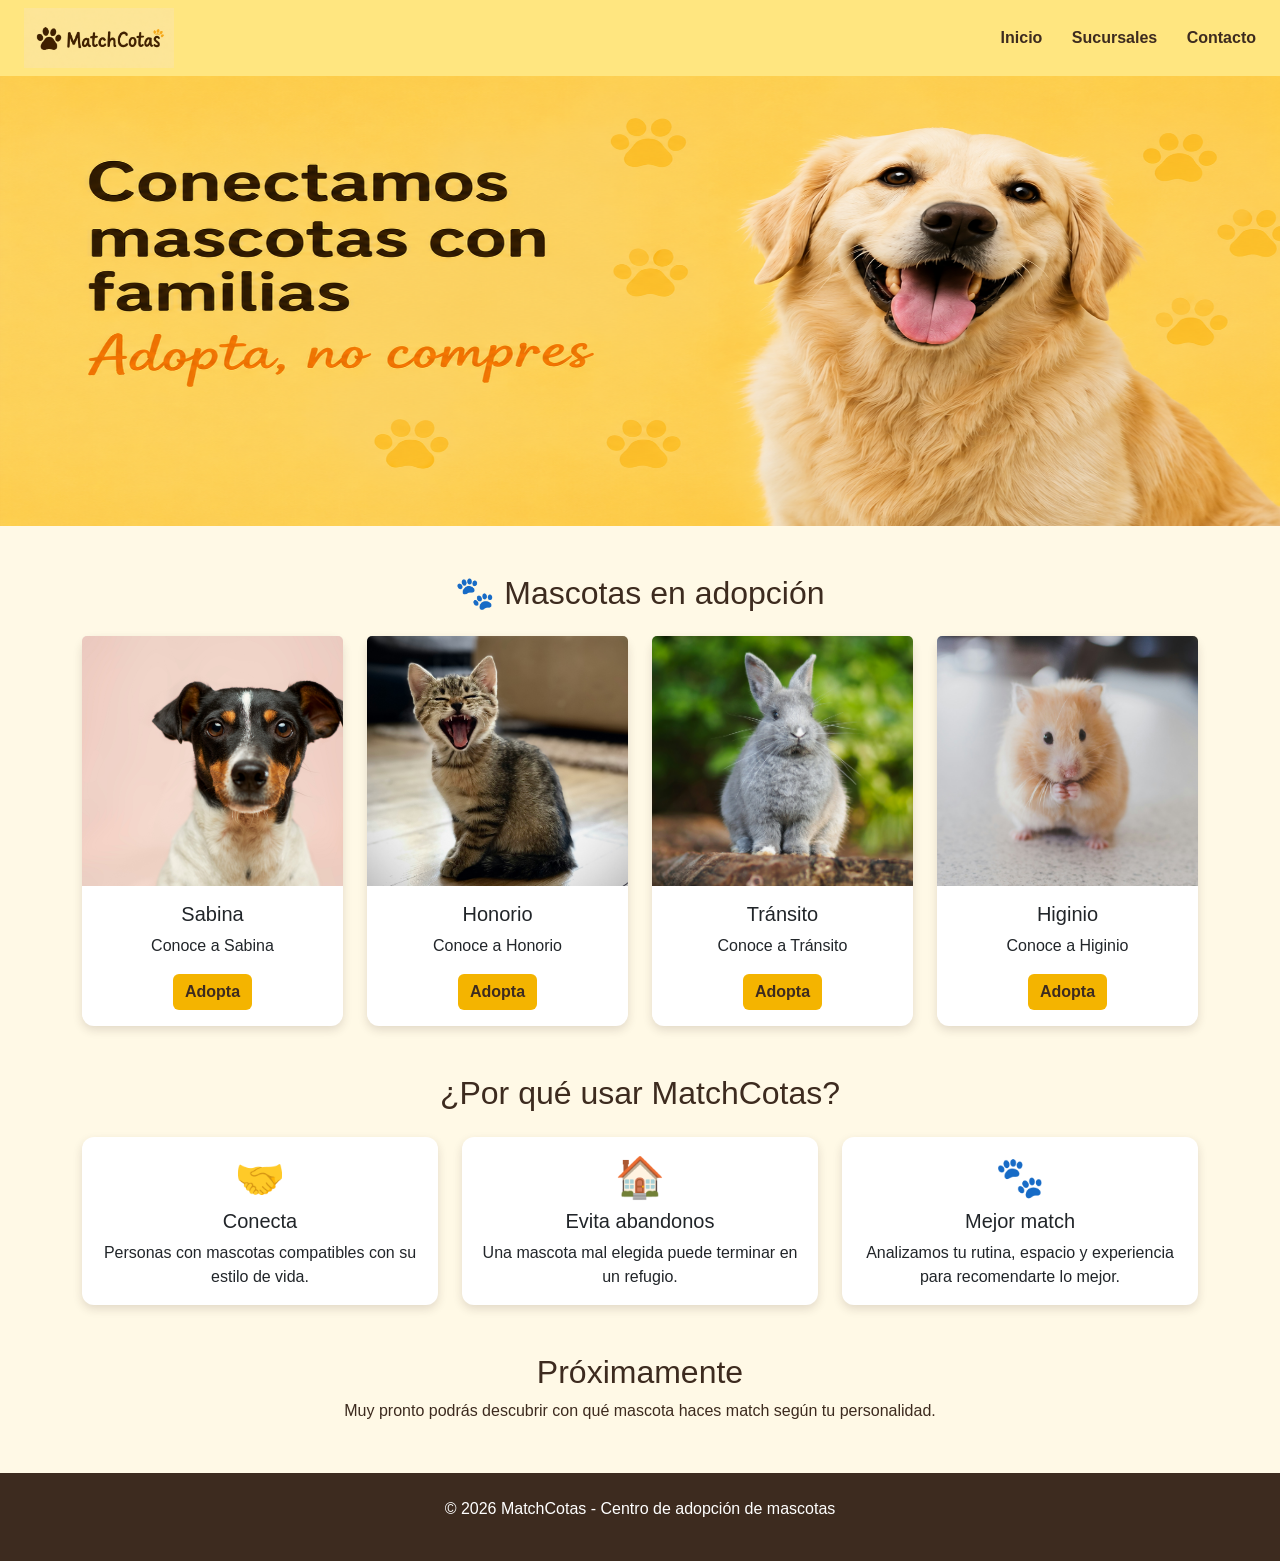
<file: frontend/index.html>
<!doctype html>
<html lang="es">

<head>
    <meta charset="utf-8">
    <meta name="viewport" content="width=device-width, initial-scale=1">
    <title>MatchCotas</title>

    <link href="https://cdn.jsdelivr.net/npm/bootstrap@5.3.8/dist/css/bootstrap.min.css" rel="stylesheet">
    <link rel="stylesheet" href="css/style.css">
</head>

<body>

    <header class="main-header d-flex justify-content-between align-items-center px-4 py-2">
        <a href="index.html">
    <img src="img/logo.png" alt="Logo MatchCotas" class="logo">
    </a>

        <nav>
            <a href="index.html">Inicio</a>
            <a href="sucursales.html">Sucursales</a>
            <a href="contacto.html">Contacto</a>
        </nav>
    </header>

    <main>

        <section class="banner">
            <img src="img/banner.png" class="img-fluid" alt="Banner MatchCotas">
        </section>

        <section class="container text-center mt-5">
            <h2 class="mb-4">🐾 Mascotas en adopción</h2>

            <div class="row g-4">

               <div class="col-12 col-sm-6 col-md-4 col-lg-3">
                    <div class="card h-100">
                        <img src="img/img-1.jpg" class="card-img-top" alt="Sabina">
                        <div class="card-body">
                            <h5 class="card-title">Sabina</h5>
                            <p class="card-text">Conoce a Sabina</p>
                            <a href="contacto.html" class="btn btn-warning">Adopta</a>
                        </div>
                    </div>
                </div>

                <div class="col-12 col-sm-6 col-md-4 col-lg-3">
                    <div class="card h-100">
                        <img src="img/img-2.jpg" class="card-img-top" alt="Honorio">
                        <div class="card-body">
                            <h5 class="card-title">Honorio</h5>
                            <p class="card-text">Conoce a Honorio</p>
                            <a href="contacto.html" class="btn btn-warning">Adopta</a>
                        </div>
                    </div>
                </div>

                <div class="col-12 col-sm-6 col-md-4 col-lg-3">
                    <div class="card h-100">
                        <img src="img/img-3.jpg" class="card-img-top" alt="Tránsito">
                        <div class="card-body">
                            <h5 class="card-title">Tránsito</h5>
                            <p class="card-text">Conoce a Tránsito</p>
                            <a href="contacto.html" class="btn btn-warning">Adopta</a>
                        </div>
                    </div>
                </div>

                <div class="col-12 col-sm-6 col-md-4 col-lg-3">
                    <div class="card h-100">
                        <img src="img/img-4.jpg" class="card-img-top" alt="Higinio">
                        <div class="card-body">
                            <h5 class="card-title">Higinio</h5>
                            <p class="card-text">Conoce a Higinio</p>
                            <a href="contacto.html" class="btn btn-warning">Adopta</a>
                        </div>
                    </div>
                </div>

            </div>
        </section>
        <section class="container text-center my-5">
    <h2 class="mb-4">¿Por qué usar MatchCotas?</h2>

    <div class="row g-4">

        <div class="col-md-4">
            <div class="card h-100">
                <div class="card-body">
                    <h1>🤝</h1>
                    <h5 class="card-title">Conecta</h5>
                    <p class="card-text">
                        Personas con mascotas compatibles con su estilo de vida.
                    </p>
                </div>
            </div>
        </div>

        <div class="col-md-4">
            <div class="card h-100">
                <div class="card-body">
                    <h1>🏠</h1>
                    <h5 class="card-title">Evita abandonos</h5>
                    <p class="card-text">
                        Una mascota mal elegida puede terminar en un refugio.
                    </p>
                </div>
            </div>
        </div>

        <div class="col-md-4">
            <div class="card h-100">
                <div class="card-body">
                    <h1>🐾</h1>
                    <h5 class="card-title">Mejor match</h5>
                    <p class="card-text">
                        Analizamos tu rutina, espacio y experiencia para recomendarte lo mejor.
                    </p>
                </div>
            </div>
        </div>

    </div>
</section>

        <section class="container text-center mt-5">
            <h2>Próximamente</h2>
            <p>Muy pronto podrás descubrir con qué mascota haces match según tu personalidad.</p>
        </section>

    </main>

    <footer class="text-center py-4">
        <p>© 2026 MatchCotas - Centro de adopción de mascotas</p>
    </footer>

</body>

</html>


<!--
<!doctype html>
<html lang="en">

<head>
    <meta charset="utf-8">
    <meta name="viewport" content="width=device-width, initial-scale=1">
    <title>Adopta!</title>
    <link href="https://cdn.jsdelivr.net/npm/bootstrap@5.3.8/dist/css/bootstrap.min.css" rel="stylesheet"
        integrity="sha384-sRIl4kxILFvY47J16cr9ZwB07vP4J8+LH7qKQnuqkuIAvNWLzeN8tE5YBujZqJLB" crossorigin="anonymous">
</head>

<body>
    <header>
        <h1>Refugio animal</h1>

        <nav class="navbar bg-body-tertiary">
            <div class="container-fluid">
                <span class="navbar-text">
                    <a href="index.html">Inicio</a>
                    <a href="sucursales.html">Sucursales</a>
                    <a href="contacto.html">Contacto</a>                </span>
            </div>
        </nav>


    </header>
    <main>
        <div class="container text-center">
            <div class="row">
                <div class="col-md-4">
                    <div class="card" style="width: 18rem;">
                        <img src="img/img-1.jpg" class="card-img-top" alt="imagen" width="200" height="250">
                        <div class="card-body">
                            <h5 class="card-title">Sabina</h5>
                            <p class="card-text">Conoce a Sabina</p>
                            <a href="#" class="card-link">Adopta</a>
                        </div>
                    </div>
                </div>
                <div class="col-md-4">
                    <div class="card" style="width: 18rem;">
                        <img src="img/img-2.jpg" class="card-img-top" alt="imagen" width="200" height="250">
                        <div class="card-body">
                            <h5 class="card-title">Honorio</h5>
                            <p class="card-text">Conoce a Honorio</p>
                            <a href="#" class="card-link">Adopta</a>
                        </div>
                    </div>
                </div>
                <div class="col-md-4">
                    <div class="card" style="width: 18rem;">
                        <img src="img/img-3.jpg" class="card-img-top" alt="imagen" width="200" height="250">
                        <div class="card-body">
                            <h5 class="card-title">Tránsito</h5>
                            <p class="card-text">Conoce a Transito</p>
                            <a href="#" class="card-link">Adopta</a>
                        </div>
                    </div>
                </div>
            </div>
        </div>



    </main>

    <script src="https://cdn.jsdelivr.net/npm/bootstrap@5.3.8/dist/js/bootstrap.bundle.min.js"
        integrity="sha384-FKyoEForCGlyvwx9Hj09JcYn3nv7wiPVlz7YYwJrWVcXK/BmnVDxM+D2scQbITxI"
        crossorigin="anonymous"></script>
</body>

</html>-->
</file>
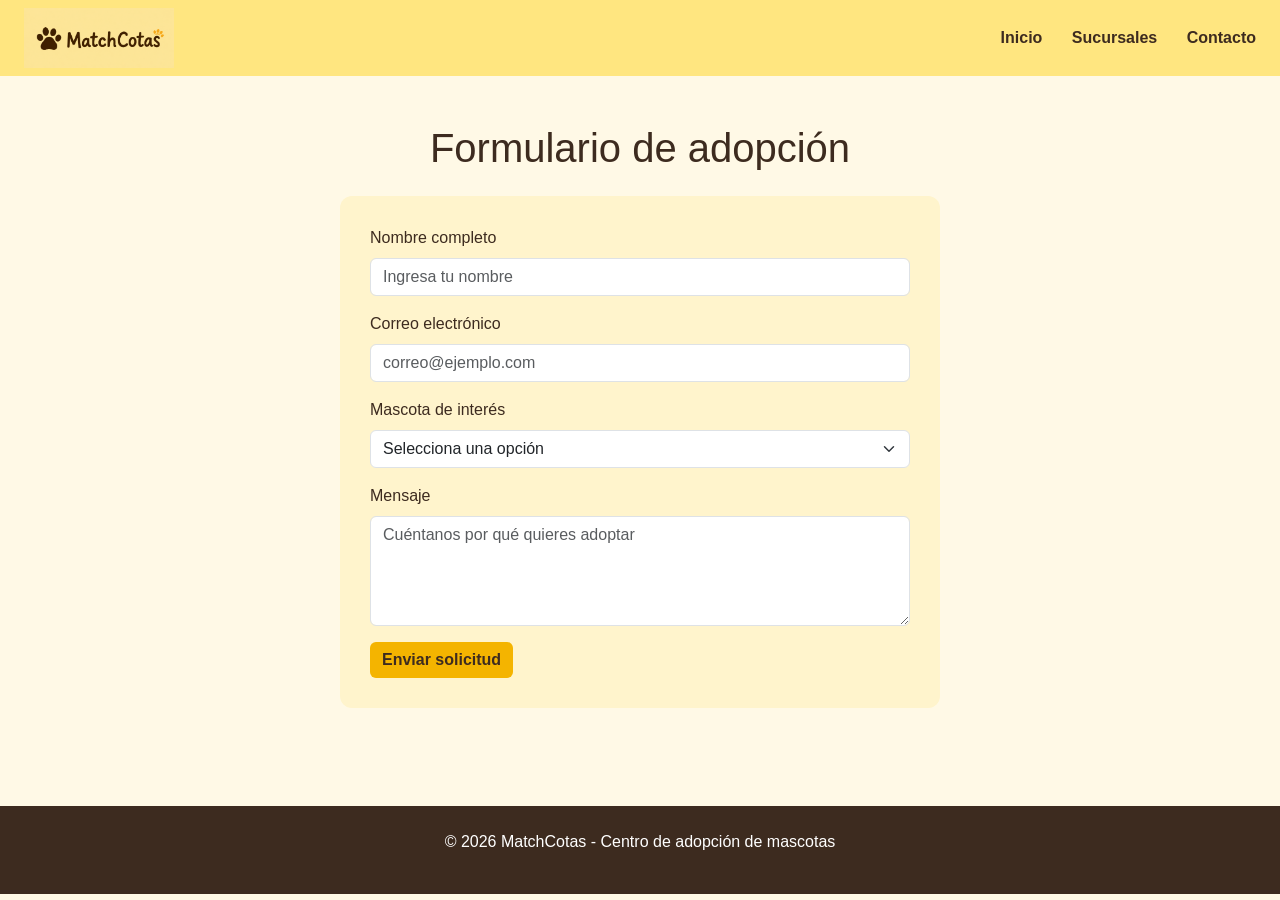
<file: frontend/contacto.html>
<!doctype html>
<html lang="es">

<head>
    <meta charset="utf-8">
    <meta name="viewport" content="width=device-width, initial-scale=1">
    <title>Contacto - MatchCotas</title>

    <link href="https://cdn.jsdelivr.net/npm/bootstrap@5.3.8/dist/css/bootstrap.min.css" rel="stylesheet">
    <link rel="stylesheet" href="css/style.css">
</head>

<body>

    <header class="main-header d-flex justify-content-between align-items-center px-4 py-2">
        <a href="index.html">
    <img src="img/logo.png" alt="Logo MatchCotas" class="logo">
        </a>

        <nav>
            <a href="index.html">Inicio</a>
            <a href="sucursales.html">Sucursales</a>
            <a href="contacto.html">Contacto</a>
        </nav>
    </header>

    <main class="container py-5">

        <h1 class="text-center mb-4">Formulario de adopción</h1>

        <form class="formulario mx-auto">

            <div class="mb-3">
                <label for="nombre" class="form-label">Nombre completo</label>
                <input type="text" class="form-control" id="nombre" placeholder="Ingresa tu nombre">
            </div>

            <div class="mb-3">
                <label for="correo" class="form-label">Correo electrónico</label>
                <input type="email" class="form-control" id="correo" placeholder="correo@ejemplo.com">
            </div>

            <div class="mb-3">
                <label for="mascota" class="form-label">Mascota de interés</label>
                <select class="form-select" id="mascota">
                    <option selected>Selecciona una opción</option>
                    <option>Sabina</option>
                    <option>Honorio</option>
                    <option>Tránsito</option>
                    <option>Higinio</option>
                </select>
            </div>

            <div class="mb-3">
                <label for="mensaje" class="form-label">Mensaje</label>
                <textarea class="form-control" id="mensaje" rows="4" placeholder="Cuéntanos por qué quieres adoptar"></textarea>
            </div>

            <button type="submit" class="btn btn-warning">Enviar solicitud</button>

        </form>

    </main>

    <footer class="text-center py-4">
        <p>© 2026 MatchCotas - Centro de adopción de mascotas</p>
    </footer>

</body>

</html>
</file>
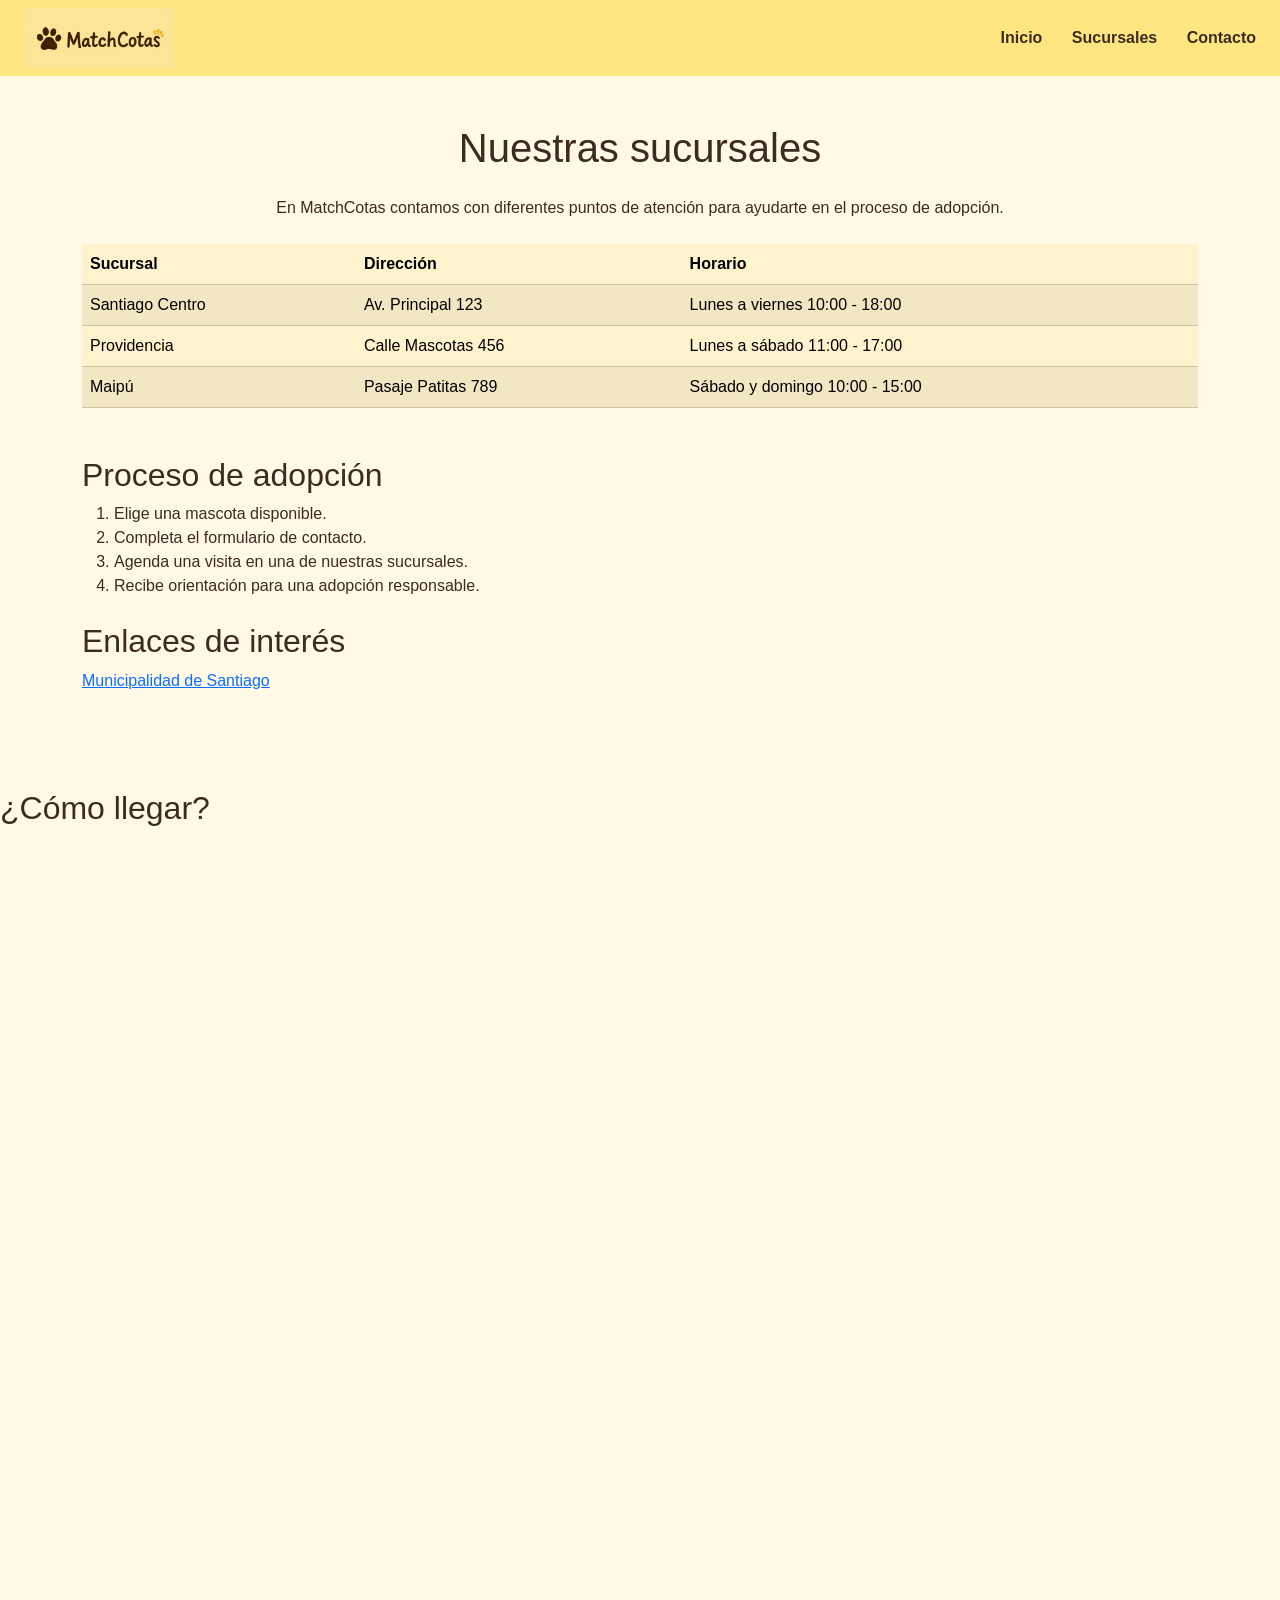
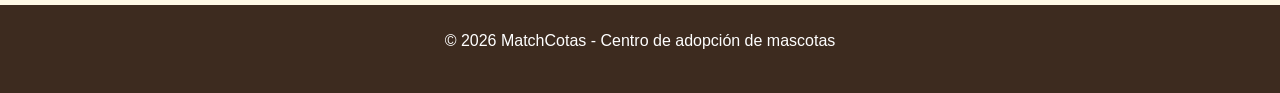
<file: frontend/sucursales.html>
<!doctype html>
<html lang="es">

<head>
    <meta charset="utf-8">
    <meta name="viewport" content="width=device-width, initial-scale=1">
    <title>Sucursales - MatchCotas</title>

    <link href="https://cdn.jsdelivr.net/npm/bootstrap@5.3.8/dist/css/bootstrap.min.css" rel="stylesheet">
    <link rel="stylesheet" href="css/style.css">
</head>

<body>

    <header class="main-header d-flex justify-content-between align-items-center px-4 py-2">
        <a href="index.html">
    <img src="img/logo.png" alt="Logo MatchCotas" class="logo">
        </a>
        <nav>
            <a href="index.html">Inicio</a>
            <a href="sucursales.html">Sucursales</a>
            <a href="contacto.html">Contacto</a>
        </nav>
    </header>

    <main class="container py-5">

        <h1 class="text-center mb-4">Nuestras sucursales</h1>

        <p class="text-center">
            En MatchCotas contamos con diferentes puntos de atención para ayudarte en el proceso de adopción.
        </p>

        <table class="table table-warning table-striped mt-4">
            <thead>
                <tr>
                    <th>Sucursal</th>
                    <th>Dirección</th>
                    <th>Horario</th>
                </tr>
            </thead>
            <tbody>
                <tr>
                    <td>Santiago Centro</td>
                    <td>Av. Principal 123</td>
                    <td>Lunes a viernes 10:00 - 18:00</td>
                </tr>
                <tr>
                    <td>Providencia</td>
                    <td>Calle Mascotas 456</td>
                    <td>Lunes a sábado 11:00 - 17:00</td>
                </tr>
                <tr>
                    <td>Maipú</td>
                    <td>Pasaje Patitas 789</td>
                    <td>Sábado y domingo 10:00 - 15:00</td>
                </tr>
            </tbody>
        </table>

        <section class="mt-5">
            <h2>Proceso de adopción</h2>

            <ol>
                <li>Elige una mascota disponible.</li>
                <li>Completa el formulario de contacto.</li>
                <li>Agenda una visita en una de nuestras sucursales.</li>
                <li>Recibe orientación para una adopción responsable.</li>
            </ol>
        </section>

        <section class="mt-4">
            <h2>Enlaces de interés</h2>
            <a href="https://www.munistgo.cl" target="_blank">Municipalidad de Santiago</a>
        </section>

    </main>

    <section class="mt-5">
    <h2>¿Cómo llegar?</h2>
    <div class="ratio ratio-16x9">
        <iframe
            src="https://www.google.com/maps/embed?pb=!1m18!1m12!1m3!1d3329.217133030773!2d-70.66478976269798!3d-33.44364909726963!2m3!1f0!2f0!3f0!3m2!1i1024!2i768!4f13.1!3m3!1m2!1s0x9662c5a93f630c19%3A0xc1680441da8a20aa!2sINACAP%20Santiago%20Centro!5e0!3m2!1ses!2scl!4v1779841017842!5m2!1ses!2scl"
            style="border:0;" allowfullscreen="" loading="lazy"
            referrerpolicy="no-referrer-when-downgrade"></iframe>
    </div>
</section>

    <footer class="text-center py-4">
        <p>© 2026 MatchCotas - Centro de adopción de mascotas</p>
    </footer>

</body>

</html>
</file>
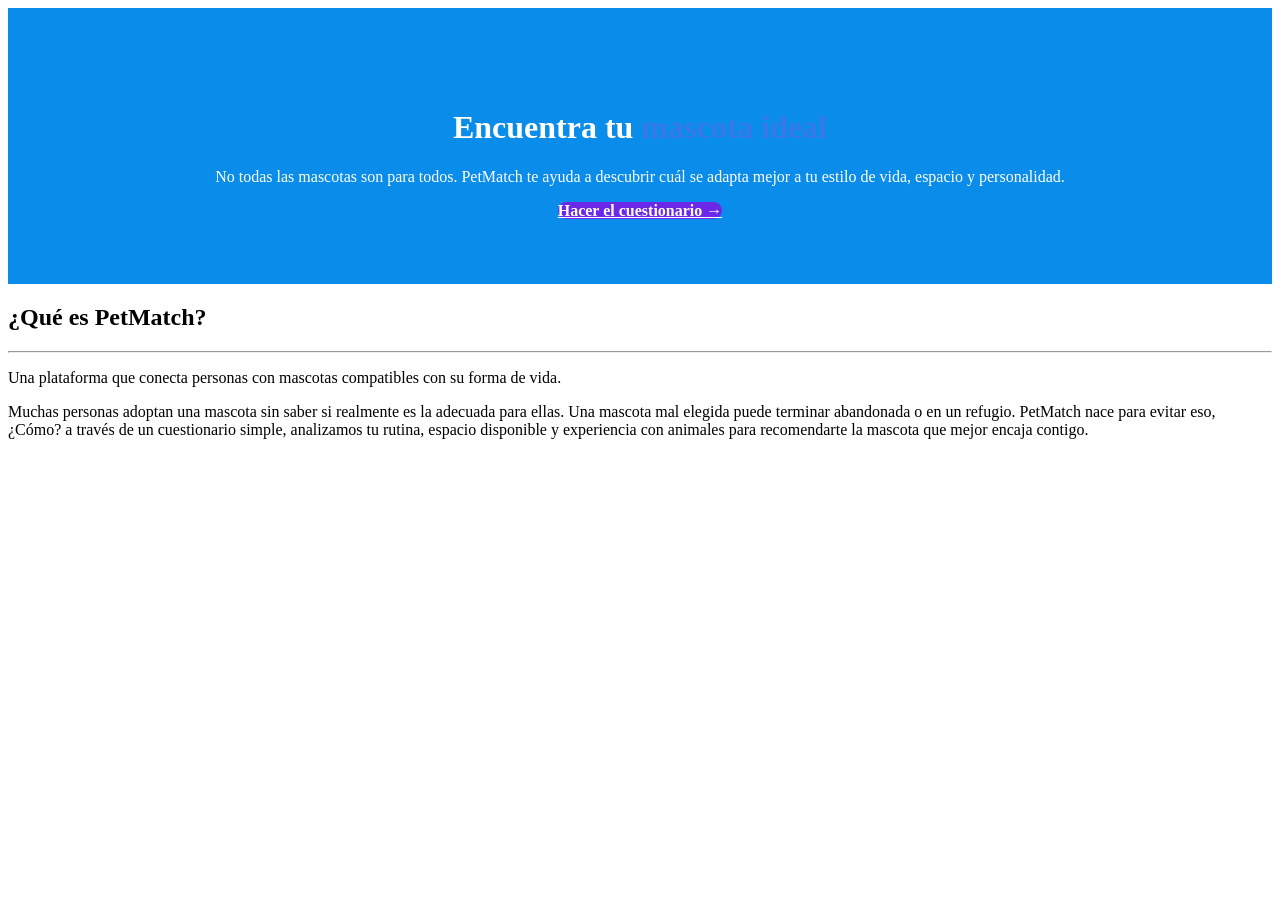
<file: prueba_frontend/index_anterior.html>
<!DOCTYPE html>
<html lang="en">

<head>
    <meta charset="UTF-8">
    <meta name="viewport" content="width=device-width, initial-scale=1.0">
    <link rel="stylesheet" href="css/style.css" />
    <title>Refugio Tikitiki</title>
</head>

<body>
    <header class="hero">
        <h1>Encuentra tu <span>mascota ideal</span></h1>
        <p>No todas las mascotas son para todos.
            PetMatch te ayuda a descubrir cuál se adapta mejor a tu estilo de vida,
            espacio y personalidad.</p>
        <a href="contacto.html" class="btn btn-petmatch btn-lg">Hacer el cuestionario →</a>
    </header>

    <main>

        <section class="container py-5">
            <h2>¿Qué es PetMatch?</h2>
            <hr>
            <p class="text-muted">Una plataforma que conecta personas
                con mascotas compatibles con su forma de vida.</p>
            <p>Muchas personas adoptan una mascota sin saber si realmente es la adecuada para ellas.
                Una mascota mal elegida puede terminar abandonada o en un refugio. PetMatch nace para evitar eso, ¿Cómo?
                a través de un cuestionario simple, analizamos tu rutina, espacio disponible y experiencia con animales para
                recomendarte la mascota que mejor encaja contigo.</p>
        </section>

    </main>
</file>
<file: frontend/css/style.css>
body {
    background-color: #FFF9E6;
    color: #3D2B1F;
    font-family: Arial, Helvetica, sans-serif;
    

}
 


img {
    max-width: 100%;
    height: auto;
}

.main-header {
    background-color: #FFE680;
}

.logo {
    width: 150px;
    height: auto;
}

nav a {
    margin-left: 25px;
    color: #3D2B1F;
    font-weight: bold;
    text-decoration: none;
}

nav a:hover {
    color: #C47A00;
    text-decoration: underline;
}

.banner img {
    width: 100%;
    max-height: 450px;
    display: block;
}

.card {
    border: none;
    border-radius: 12px;
    box-shadow: 0 4px 10px rgba(61, 43, 31, 0.15);
}

.card-img-top {
    height: 250px;
    object-fit: cover;
}

.btn-warning {
    background-color: #F4B400;
    border: none;
    color: #3D2B1F;
    font-weight: bold;
}

.btn-warning:hover {
    background-color: #D99A00;
    color: white;
}

footer {
    background-color: #3D2B1F;
    color: white;
    margin-top: 50px;
}

.formulario {
    max-width: 600px;
    background-color: #FFF4CC;
    padding: 30px;
    border-radius: 12px;
}


@media (max-width: 768px) {

    .main-header {
        flex-direction: column;
        text-align: center;
    }

    .logo {
        margin-bottom: 15px;
    }

    nav {
        margin-top: 10px;
    }

    nav a {
        margin: 0 10px;
        display: inline-block;
    }

    .banner img {
        max-height: 250px;
    }

    .card-img-top {
        height: 200px;
    }

    .formulario {
        padding: 20px;
    }
}
</file>
<file: prueba_frontend/css/style.css>
body {
    background-color: blackk;
    font-family: calibri;
}

article div p strong {color:blue}

.hero {
  background-color: #0a8dea;
  color: #fff;
  padding: 5rem 1.5rem 4rem;
  text-align: center;
}

.hero h1 span {
  color: #3879e8;
}

.btn-petmatch {
  background-color: #6b28e8;
  color: #fff;
  border-radius: 50px;
  font-weight: 700;
  border: none;
}

.btn-petmatch:hover {
  background-color: #2a54c9;
  color: #fff;
}
</file>
